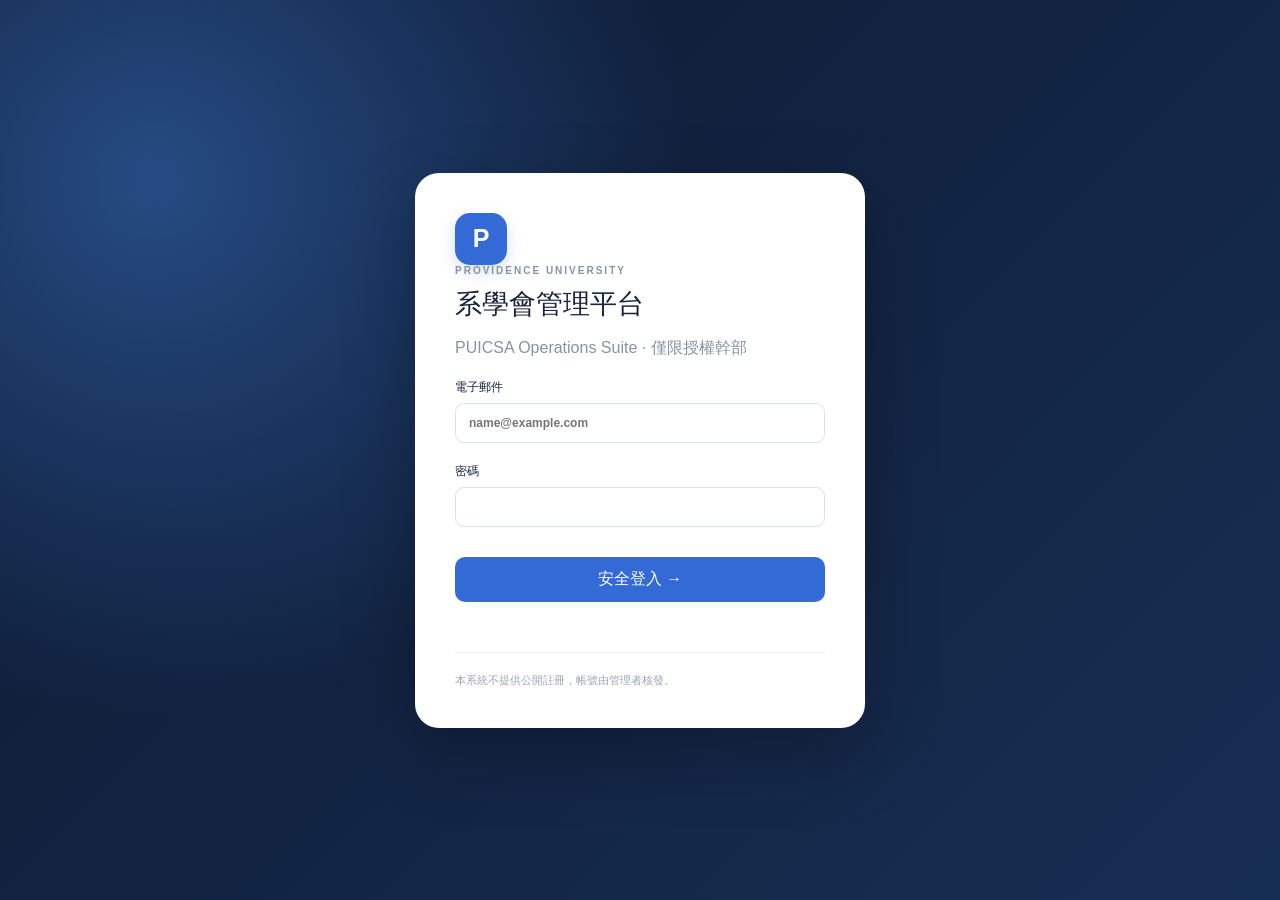
<file: index.html>
<!doctype html><html lang="zh-Hant"><head><meta charset="utf-8"><meta name="viewport" content="width=device-width,initial-scale=1"><meta name="theme-color" content="#0c1830"><meta name="referrer" content="no-referrer"><meta http-equiv="Content-Security-Policy" content="default-src &#39;self&#39;; script-src &#39;self&#39; &#39;unsafe-inline&#39;; connect-src &#39;self&#39; https://kcssbyfkzhtjrouwcufc.supabase.co; img-src &#39;self&#39; https://api.qrserver.com data:; style-src &#39;self&#39; https://fonts.googleapis.com &#39;unsafe-inline&#39;; font-src &#39;self&#39; https://fonts.gstatic.com; base-uri &#39;none&#39;; form-action &#39;self&#39;; frame-ancestors &#39;none&#39;"><script>
/* Safe even when modules fail: prevent default form navigation and URL credential leakage. */
document.addEventListener('submit', function(event) {
  if (event.target && event.target.id === 'login-form') event.preventDefault();
}, true);
(function(){
  try {
    const u = new URL(location.href);
    const sensitive = ['email','password','passwd','pwd','access_token','refresh_token'];
    const found = sensitive.some(k=>u.searchParams.has(k));
    if(found){
      sensitive.forEach(k=>u.searchParams.delete(k));
      history.replaceState(null,'',u.pathname+(u.search?'?'+u.searchParams.toString():'')+u.hash);
    }
  } catch {}
})();
</script><title>PUICSA｜系學會管理平台</title><link rel="stylesheet" href="./style.css"></head><body><div id="login" class="login"><div class="login-card"><div class="brand-mark">P</div><p class="eyebrow">PROVIDENCE UNIVERSITY</p><h1>系學會管理平台</h1><p class="muted">PUICSA Operations Suite · 僅限授權幹部</p><form id="login-form" method="post" action="#" autocomplete="on"><label>電子郵件<input name="email" type="email" required autocomplete="username" placeholder="name@example.com"></label><label>密碼<input name="password" type="password" required autocomplete="current-password"></label><button type="submit" class="primary" id="login-button" disabled>初始化登入模組…</button><p id="login-error" class="error" role="alert"></p></form><div class="footnote">本系統不提供公開註冊，帳號由管理者核發。</div></div></div><div id="app" class="shell hidden"><aside class="sidebar"><div class="sidebrand"><span class="brand-mark small">P</span><div><b>PUICSA</b><small>PUICSA 2.0 控制中心</small></div></div><div class="sidecaption">WORKSPACE</div><nav id="nav"><button data-page="overview" class="active">◫ <span>總覽儀表板</span></button>
<button data-page="members">♙ <span>會員名冊</span></button><button data-page="contacts" data-access="contacts">☎ <span>會員聯絡資料</span></button>
<button data-page="payments">▣ <span>系費管理</span></button>
<button data-page="ledger">↗ <span>收支帳務</span></button>
<button data-page="reimbursements">☑ <span>核銷簽核</span></button>
<button data-page="periods">▧ <span>學期封存</span></button>
<button data-page="events">▦ <span>活動管理</span></button>
<button data-page="registrations">☷ <span>活動報名名單</span></button>
<button data-page="assets">▤ <span>器材管理</span></button>
<button data-page="loans">⇄ <span>器材借還</span></button>
<button data-page="announcements">◈ <span>公告管理</span></button>
<button data-page="audit">♜ <span>財務稽核</span></button>
<button data-page="period_audit">◇ <span>封存紀錄</span></button>
<button data-page="handover">♧ <span>交接與備份</span></button><button data-page="staff" data-access="staff">♟ <span>幹部職務管理</span></button></nav><div class="side-bottom"><div id="user-badge" class="user-badge"></div><button id="logout" class="signout">登出系統</button></div></aside><main class="main"><header class="topbar"><div><p class="eyebrow">STUDENT ASSOCIATION · MANAGEMENT PORTAL</p><h2 id="page-title">營運總覽</h2></div><div class="top-actions"><span id="now"></span><span class="status-dot">已連線 Supabase · 手動重新整理</span></div></header><div id="toast" role="status"></div><section id="content"></section></main></div><script>
window.PUICSA_READY=false;
window.addEventListener('error',function(event){if(event.target&&event.target.tagName==='SCRIPT'){const label=document.getElementById('login-error');if(label)label.textContent='登入程式檔案載入失敗，請回報管理員。';}},true);
window.addEventListener('load',function(){
  setTimeout(function(){
    if(window.PUICSA_READY)return;
    const el=document.getElementById('login-error');
    if(el)el.textContent='登入程式無法初始化，請強制重新整理頁面；若持續發生請回報管理員。';
  },1800);
});
</script><script defer src="./app.js?v=20261020-association-v2-final"></script></body></html>
</file>
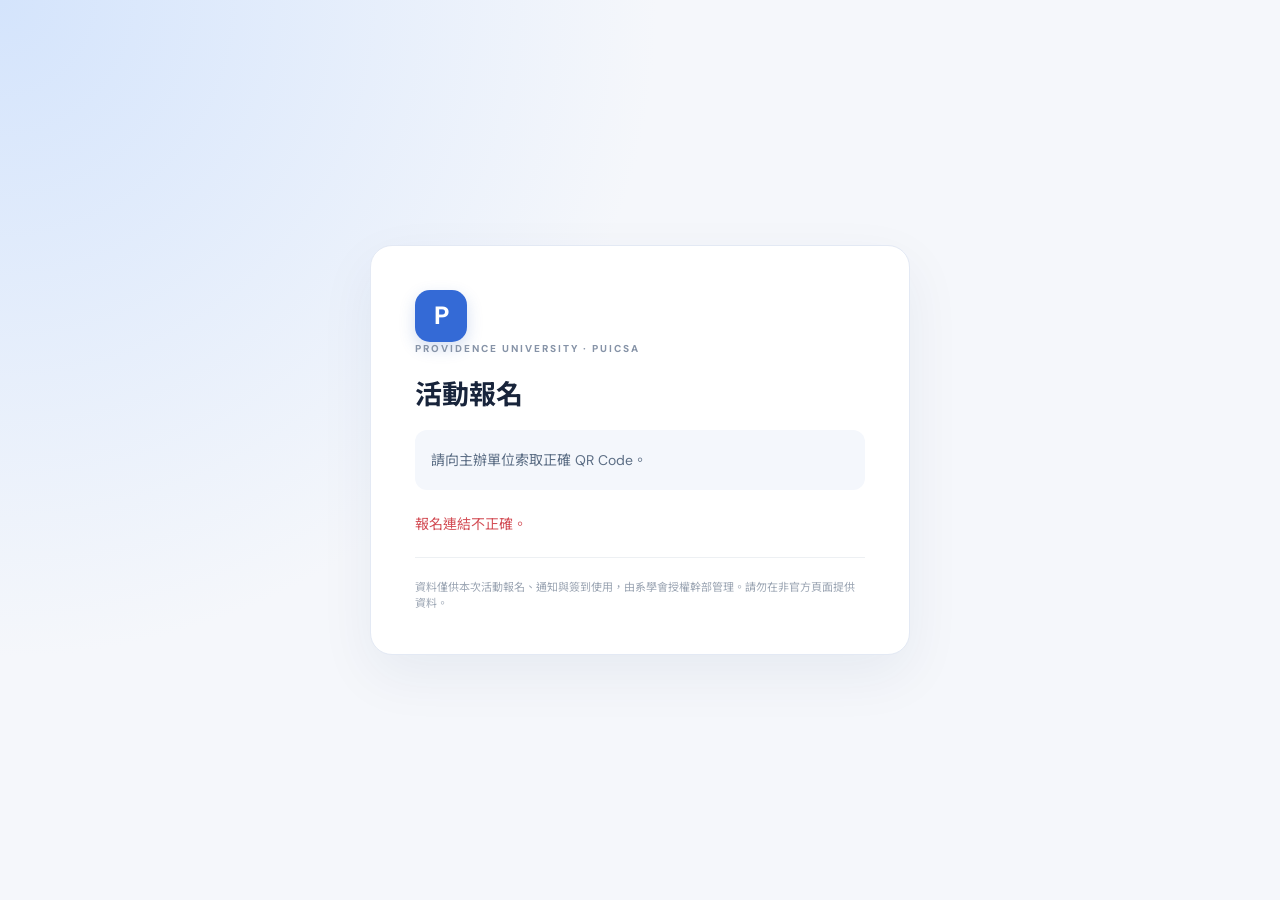
<file: register.html>
<!doctype html><html lang="zh-Hant"><head><meta charset="utf-8"><meta name="viewport" content="width=device-width,initial-scale=1"><meta name="referrer" content="no-referrer"><meta name="theme-color" content="#132844"><title>PUICSA 活動報名</title><link rel="stylesheet" href="./style.css"></head><body class="registration-body"><main class="registration-card"><div class="brand-mark">P</div><p class="eyebrow">PROVIDENCE UNIVERSITY · PUICSA</p><h1 id="event-title">活動報名</h1><div class="event-summary" id="event-info">正在載入活動資訊…</div><form id="registration-form" method="post" action="#" hidden><label>參加者姓名<input name="p_name" autocomplete="name" maxlength="80" required></label><label>學號<input name="p_student_id" maxlength="30" required></label><label>電子郵件<input name="p_email" type="email" autocomplete="email" maxlength="150" required></label><input type="text" name="p_hp" aria-hidden="true" tabindex="-1" class="hp" autocomplete="off"><button class="primary" id="register-btn" type="submit">確認報名</button></form><p id="register-message" role="status" aria-live="polite"></p><div class="footnote">資料僅供本次活動報名、通知與簽到使用，由系學會授權幹部管理。請勿在非官方頁面提供資料。</div></main><script>document.addEventListener('submit',e=>{if(e.target.id==='registration-form')e.preventDefault()},true)</script><script defer src="./register.js?v=20261020-v2"></script></body></html>
</file>
<file: style.css>
@import url('https://fonts.googleapis.com/css2?family=DM+Sans:wght@400;500;600;700;800&family=Noto+Sans+TC:wght@400;500;600;700;800&display=swap');:root{font-family:'DM Sans','Noto Sans TC',sans-serif;color:#18243b;background:#f5f7fb;font-synthesis:none}*{box-sizing:border-box}body{margin:0}button,input,select,textarea{font:inherit}button{cursor:pointer}button:disabled{opacity:.45;cursor:not-allowed}.hidden{display:none!important}.login{min-height:100vh;display:grid;place-items:center;background:radial-gradient(circle at 12% 20%,#264b83 0,transparent 40%),linear-gradient(135deg,#0d1a32,#172e53);padding:20px}.login-card{background:#fff;border-radius:24px;padding:40px;width:min(450px,100%);box-shadow:0 25px 70px #0004}.brand-mark{display:grid;place-items:center;background:#346ad6;color:#fff;font-size:25px;font-weight:800;width:52px;height:52px;border-radius:15px;box-shadow:0 6px 16px #305fbb35}.brand-mark.small{width:41px;height:41px;font-size:20px}.eyebrow{font-size:10px;font-weight:800;letter-spacing:2px;color:#8693a7;margin:0 0 8px}.login-card h1{font-size:27px;margin:10px 0}.muted,.subtle{color:#8792a4}label{display:block;font-size:12px;font-weight:700;margin:20px 0 10px}input,select,textarea{width:100%;background:#fff;border:1px solid #dce2eb;border-radius:9px;padding:12px 13px;margin-top:7px;outline:none;color:#253754}input:focus,select:focus,textarea:focus{border-color:#346ad6;box-shadow:0 0 0 3px #346ad619}.primary{background:#346ad6;border:0;border-radius:10px;color:white;font-weight:700;padding:12px 19px}.login .primary{width:100%;margin-top:20px}.error{color:#d34d55;font-size:12px;min-height:18px}.footnote{font-size:11px;color:#9ba5b3;border-top:1px solid #edf0f3;margin-top:20px;padding-top:20px}.shell{display:flex;min-height:100vh}.sidebar{width:242px;background:#111d32;color:#a4b0c6;display:flex;flex-direction:column;padding:25px 14px;flex-shrink:0}.sidebrand{display:flex;align-items:center;gap:12px;color:white;padding:0 12px 35px}.sidebrand b{letter-spacing:1px;font-size:17px}.sidebrand small{display:block;font-size:10px;color:#8e9bb2;margin-top:5px}.sidecaption{font-size:10px;letter-spacing:2px;font-weight:700;margin:0 16px 15px;color:#63748f}nav{display:grid;gap:6px}nav button{display:flex;gap:12px;align-items:center;background:transparent;border:0;color:#aebbd1;font-size:13px;padding:13px 16px;border-radius:10px;text-align:left}nav button.active,nav button:hover{background:#243a5d;color:white}.side-bottom{margin-top:auto;border-top:1px solid #2b3a50;padding:18px 12px 0}.user-badge{font-size:12px;overflow-wrap:anywhere;line-height:1.8}.signout{border:0;background:transparent;color:#a6bbd9;padding:14px 0}.main{width:calc(100% - 242px);padding:32px clamp(20px,3.5vw,55px);max-width:1700px}.topbar{display:flex;align-items:center;justify-content:space-between;gap:18px;margin-bottom:27px}.topbar h2{font-size:25px;margin:3px 0}.top-actions{display:flex;gap:18px;color:#7a8799;font-size:12px}.status-dot:before{content:'●';color:#22a578;margin-right:7px}.heading-row{display:flex;justify-content:space-between;align-items:center;gap:12px;margin-bottom:16px}.heading-row h3{font-size:17px;margin:0}.grid{display:grid;grid-template-columns:repeat(4,minmax(0,1fr));gap:17px}.metric,.panel{background:#fff;border-radius:14px;border:1px solid #e9edf3;box-shadow:0 3px 12px #20365905}.metric{padding:22px}.metric .cap{color:#8290a5;font-size:12px;font-weight:600}.metric strong{display:block;font-size:27px;margin:12px 0 5px}.metric small{color:#92a0ae}.panels{display:grid;grid-template-columns:1.3fr 1fr;gap:18px;margin-top:19px}.panel{padding:22px;margin-bottom:19px;min-width:0}.panel h3{font-size:16px;margin:0 0 19px}.toolbar{display:flex;justify-content:space-between;align-items:center;gap:12px;margin-bottom:14px;flex-wrap:wrap}.toolbar input{max-width:280px;margin:0}.secondary{border:1px solid #dfe5ee;background:#fff;padding:10px 14px;border-radius:9px;color:#37547c}.tablewrap{overflow:auto}table{border-collapse:collapse;width:100%;text-align:left;font-size:12px}td,th{padding:14px 12px;border-bottom:1px solid #edf0f5;white-space:nowrap}th{color:#8b96aa;font-weight:700;background:#fafbfd}td{color:#324057}.pill{display:inline-block;background:#edf5ff;color:#3776b6;border-radius:20px;padding:4px 9px;font-size:11px}.pill.green{background:#e7f8f0;color:#26946a}.pill.orange{background:#fff2e3;color:#b47a22}.empty{color:#92a0b0;padding:26px 5px;font-size:13px;text-align:center}.bar-item{margin:18px 0}.bar-label{display:flex;justify-content:space-between;font-size:12px;color:#56657e;margin-bottom:8px}.bar-track{height:8px;background:#edf1f7;border-radius:10px;overflow:hidden}.bar-fill{height:100%;background:#346ad6;border-radius:10px}.form-grid{display:grid;grid-template-columns:repeat(2,minmax(0,1fr));gap:0 20px}.form-actions{display:flex;gap:10px;justify-content:flex-end;margin-top:20px}.field-span{grid-column:1/-1}.section-intro{color:#8491a5;font-size:13px;margin:-7px 0 24px}.danger{background:transparent;border:0;color:#c84b53}.inline-actions{display:flex;align-items:center;gap:9px}#toast{display:none;padding:12px 16px;background:#e9f6ef;color:#16794d;border-radius:9px;margin-bottom:18px;font-size:13px}#toast.bad{background:#fde9ea;color:#af333e}.note{font-size:12px;color:#8090a6;line-height:1.7}@media(max-width:1100px){.grid{grid-template-columns:repeat(2,minmax(0,1fr))}.panels{grid-template-columns:1fr}}@media(max-width:760px){.shell{display:block}.sidebar{width:100%;padding:12px;display:block}.sidebrand{padding:4px 7px 12px}.sidecaption,.side-bottom{display:none}nav{display:flex;overflow:auto}nav button{flex:0 0 auto;padding:10px}nav button span{white-space:nowrap}.main{width:100%;padding:18px}.topbar{align-items:flex-start}.top-actions{display:none}.grid{gap:10px}.metric{padding:14px}.metric strong{font-size:20px}.form-grid{grid-template-columns:1fr}}

/* v2 dashboard and public registration */
.sidebar{width:260px}
.main{width:calc(100% - 260px)}
.sidebar nav{overflow:auto;max-height:calc(100vh - 210px);scrollbar-width:thin}
.sidebar nav button{font-size:12px;padding:11px 13px}
.metric{transition:transform .15s ease,border-color .15s ease}
.metric:hover{border-color:#c9d8ef;transform:translateY(-1px)}
.pill.closed{background:#fcecec;color:#ad4545}
.small-upload{margin:0!important;cursor:pointer}
.small-upload input{display:none}
.qr-modal{max-width:min(420px,90vw);border:0;border-radius:20px;padding:30px;box-shadow:0 20px 70px #0003;color:#283954}
.qr-modal img{display:block;margin:15px auto}
.qr-modal p{color:#748096;line-height:1.8;font-size:13px}
.qr-modal::backdrop{background:#07162b8c}
.role-grid{display:grid;grid-template-columns:repeat(3,minmax(0,1fr));gap:12px}
.role-grid>div{border:1px solid #e8edf4;border-radius:10px;padding:14px;background:#fafcfe}
.role-grid b,.role-grid small{display:block}
.role-grid small{font-size:11px;color:#8190a6;margin-top:4px}
.registration-body{min-height:100vh;background:radial-gradient(circle at top left,#d4e4fc,#f5f7fb 42%);display:grid;place-items:center;padding:20px}
.registration-card{max-width:540px;width:100%;background:white;border:1px solid #e3e9f4;border-radius:22px;padding:clamp(20px,4vw,44px);box-shadow:0 20px 55px #16315f10}
.registration-card h1{font-size:27px}
.registration-card .event-summary{color:#5c6e85;line-height:2;font-size:14px;border-radius:12px;background:#f4f7fc;padding:16px;margin-bottom:22px}
.registration-card #registration-form button{width:100%;margin-top:20px}
.registration-card #register-message{font-size:14px;line-height:1.8}
.registration-card #register-message.success{color:#23835f}
.registration-card .hp{position:absolute;left:-9999px;width:1px;height:1px;opacity:0;pointer-events:none}
@media(max-width:860px){.sidebar{width:214px}.main{width:calc(100% - 214px)}.grid{grid-template-columns:repeat(2,minmax(0,1fr))}}
@media(max-width:760px){.sidebar{width:100%}.main{width:100%}.sidebar nav{max-height:none}.role-grid{grid-template-columns:repeat(2,minmax(0,1fr))}}
</file>
